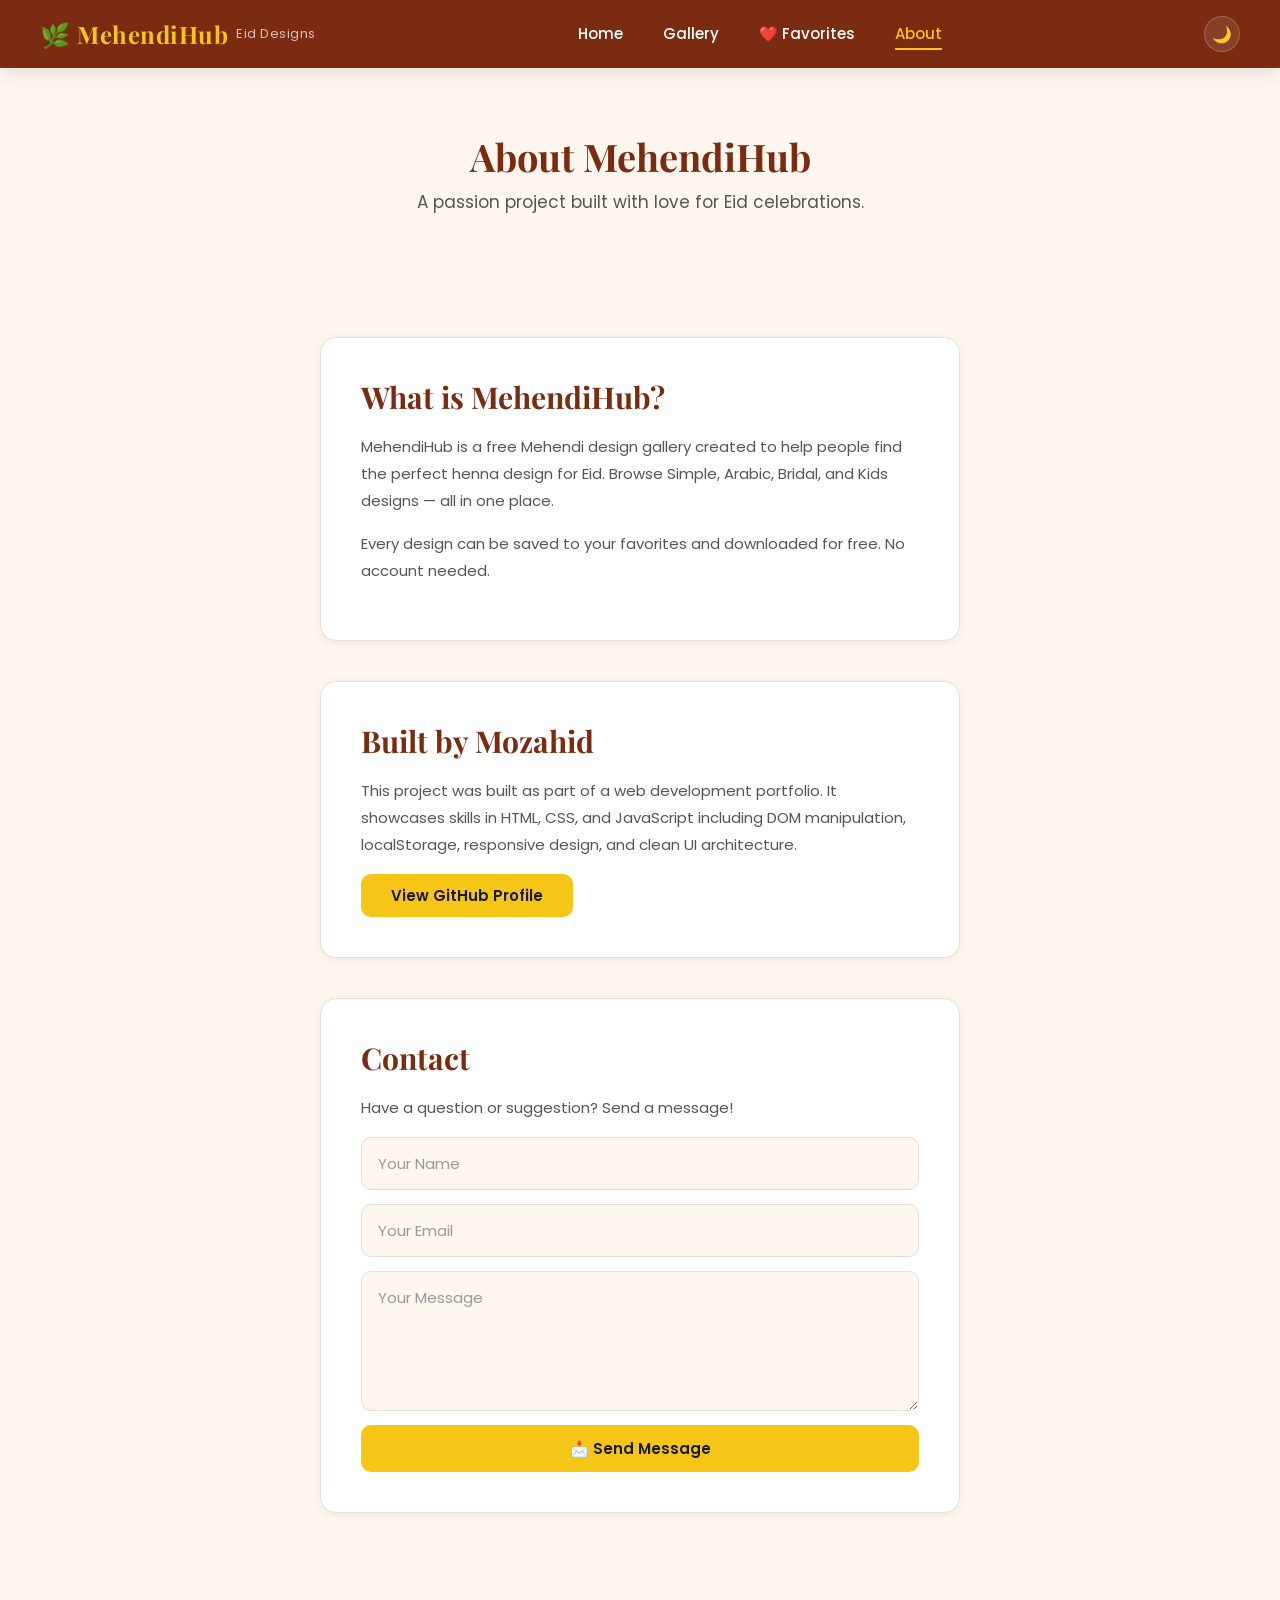
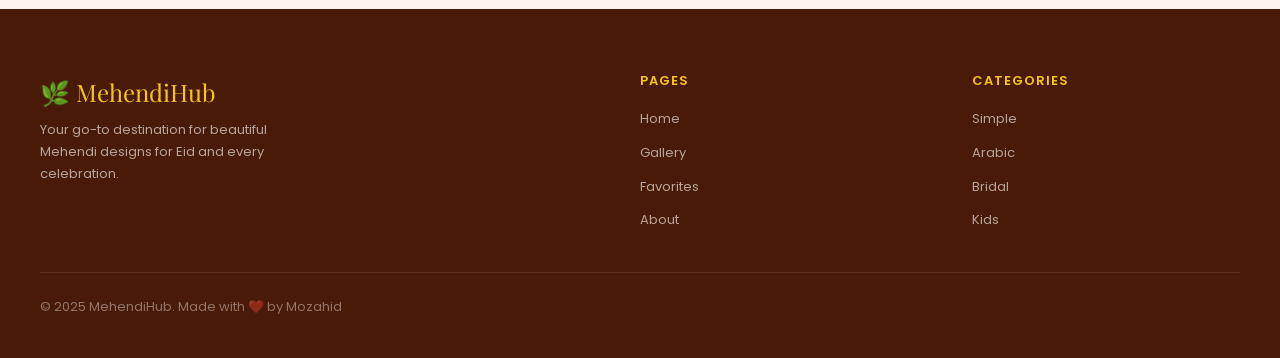
<file: pages/about.html>
<!DOCTYPE html>
<html lang="en">

<head>
    <meta charset="UTF-8" />
    <meta name="viewport" content="width=device-width, initial-scale=1.0" />
    <title>About — MehendiHub</title>

    <link rel="preconnect" href="https://fonts.googleapis.com" />
    <link rel="preconnect" href="https://fonts.gstatic.com" crossorigin />
    <link
        href="https://fonts.googleapis.com/css2?family=Playfair+Display:wght@400;700&family=Poppins:wght@400;500;600&display=swap"
        rel="stylesheet" />

    <link rel="stylesheet" href="../css/variables.css" />
    <link rel="stylesheet" href="../css/reset.css" />
    <link rel="stylesheet" href="../css/animations.css" />
    <link rel="stylesheet" href="../css/layout.css" />
    <link rel="stylesheet" href="../css/components.css" />
    <link rel="stylesheet" href="../css/dark-mode.css" />

    <style>
        .about-section {
            max-width: 720px;
            margin: var(--space-3xl) auto;
            padding: 0 var(--space-xl);
        }

        .about-card {
            background: var(--bg-card);
            border: 1px solid var(--border-light);
            border-radius: var(--radius-lg);
            padding: var(--space-xl);
            margin-bottom: var(--space-xl);
            box-shadow: var(--shadow-sm);
        }

        .about-card h2 {
            font-size: var(--text-2xl);
            color: var(--color-primary-dark);
            margin-bottom: var(--space-md);
        }

        .about-card p {
            font-size: var(--text-base);
            color: var(--text-secondary);
            line-height: 1.8;
            margin-bottom: var(--space-md);
        }

        /* ── CONTACT FORM ── */
        .contact-form {
            display: flex;
            flex-direction: column;
            gap: 14px;
            margin-top: 10px;
        }

        .contact-form input,
        .contact-form textarea {
            padding: 14px 16px;
            border: 1.5px solid var(--border-light);
            border-radius: var(--radius-md);
            font-size: var(--text-base);
            font-family: var(--font-body);
            background: var(--bg-page);
            color: var(--text-primary);
            transition: border-color var(--transition-fast), box-shadow var(--transition-fast);
            outline: none;
        }

        .contact-form input::placeholder,
        .contact-form textarea::placeholder {
            color: var(--text-muted);
        }

        .contact-form input:focus,
        .contact-form textarea:focus {
            border-color: var(--color-primary);
            box-shadow: 0 0 0 3px rgba(181, 69, 27, 0.12);
        }

        .contact-form textarea {
            min-height: 140px;
            resize: vertical;
        }

        .contact-form button {
            padding: 14px;
            border-radius: var(--radius-md);
            font-weight: 600;
            font-size: var(--text-base);
            cursor: pointer;
            transition: all var(--transition-normal);
        }

        .contact-form button:hover {
            transform: translateY(-2px);
            box-shadow: var(--shadow-md);
        }

        .success-msg {
            display: none;
            background: #e8f5e9;
            color: #2e7d32;
            border: 1px solid #a5d6a7;
            border-radius: var(--radius-md);
            padding: 14px 18px;
            font-size: var(--text-base);
            font-weight: 500;
            text-align: center;
        }
    </style>
</head>

<body>

    <!-- NAVBAR -->
    <nav class="navbar">
        <a class="navbar-logo" href="../index.html">
            🌿 MehendiHub <span>Eid Designs</span>
        </a>
        <ul class="navbar-links">
            <li><a href="../index.html">Home</a></li>
            <li><a href="gallery.html">Gallery</a></li>
            <li><a href="favorites.html">❤️ Favorites</a></li>
            <li><a href="about.html" class="active">About</a></li>
        </ul>
        <div class="navbar-right">
            <button class="dark-toggle" id="darkToggle" title="Toggle dark mode">🌙</button>
            <button class="hamburger" id="hamburger">
                <span></span><span></span><span></span>
            </button>
        </div>
    </nav>

    <div class="mobile-menu" id="mobileMenu">
        <a href="../index.html">Home</a>
        <a href="gallery.html">Gallery</a>
        <a href="favorites.html">❤️ Favorites</a>
        <a href="about.html">About</a>
    </div>

    <!-- PAGE HEADER -->
    <div class="page-header">
        <h1>About MehendiHub</h1>
        <p>A passion project built with love for Eid celebrations.</p>
    </div>

    <!-- ABOUT CONTENT -->
    <div class="about-section animate-fadeIn">

        <div class="about-card">
            <h2>What is MehendiHub?</h2>
            <p>MehendiHub is a free Mehendi design gallery created to help people find the perfect henna design for Eid.
                Browse Simple, Arabic, Bridal, and Kids designs — all in one place.</p>
            <p>Every design can be saved to your favorites and downloaded for free. No account needed.</p>
        </div>

        <div class="about-card">
            <h2>Built by Mozahid</h2>
            <p>This project was built as part of a web development portfolio. It showcases skills in HTML, CSS, and
                JavaScript including DOM manipulation, localStorage, responsive design, and clean UI architecture.</p>
            <a href="https://github.com/Mozahid-AIUB" target="_blank" class="btn btn-primary">View GitHub Profile</a>
        </div>

        <!-- ══ CONTACT FORM ══ -->
        <div class="about-card">
            <h2>Contact</h2>
            <p>Have a question or suggestion? Send a message!</p>

            <!-- Success message (shows after submit) -->
            <div class="success-msg" id="successMsg">
                ✅ Message sent! I will get back to you soon.
            </div>

            <!-- FormSubmit — sends email directly to Gmail -->
            <form class="contact-form" action="https://formsubmit.co/mozahidislam343@gmail.com" method="POST"
                id="contactForm">

                <!-- FormSubmit hidden settings -->
                <input type="hidden" name="_subject" value="New Message — MehendiHub Contact Form" />
                <input type="hidden" name="_captcha" value="false" />
                <input type="hidden" name="_next" value="https://mehendihub.netlify.app/pages/about.html?sent=true" />
                <input type="hidden" name="_autoresponse"
                    value="Thanks for your message! Mozahid will get back to you soon." />
                <input type="hidden" name="_template" value="table" />

                <!-- Form fields -->
                <input type="text" name="name" placeholder="Your Name" required />
                <input type="email" name="email" placeholder="Your Email" required />
                <textarea name="message" placeholder="Your Message" required></textarea>

                <button type="submit" class="btn btn-primary">📩 Send Message</button>

            </form>
        </div>

    </div>

    <!-- FOOTER -->
    <footer class="footer">
        <div class="footer-grid">
            <div class="footer-brand">
                <div class="footer-logo">🌿 MehendiHub</div>
                <p>Your go-to destination for beautiful Mehendi designs for Eid and every celebration.</p>
            </div>
            <div class="footer-col">
                <h4>Pages</h4>
                <ul>
                    <li><a href="../index.html">Home</a></li>
                    <li><a href="gallery.html">Gallery</a></li>
                    <li><a href="favorites.html">Favorites</a></li>
                    <li><a href="about.html">About</a></li>
                </ul>
            </div>
            <div class="footer-col">
                <h4>Categories</h4>
                <ul>
                    <li><a href="gallery.html?filter=simple">Simple</a></li>
                    <li><a href="gallery.html?filter=arabic">Arabic</a></li>
                    <li><a href="gallery.html?filter=bridal">Bridal</a></li>
                    <li><a href="gallery.html?filter=kids">Kids</a></li>
                </ul>
            </div>
        </div>
        <div class="footer-bottom">
            <p>© 2025 MehendiHub. Made with ❤️ by Mozahid</p>
        </div>
    </footer>

    <script src="../js/darkmode.js"></script>
    <script>
        // Hamburger menu
        var hamburger = document.getElementById("hamburger");
        var mobileMenu = document.getElementById("mobileMenu");
        if (hamburger) {
            hamburger.addEventListener("click", function () {
                mobileMenu.classList.toggle("open");
            });
        }

        // Show success message if redirected back after submit
        var urlParams = new URLSearchParams(window.location.search);
        if (urlParams.get("sent") === "true") {
            document.getElementById("successMsg").style.display = "block";
            document.getElementById("contactForm").style.display = "none";
        }
    </script>

</body>

</html>
</file>
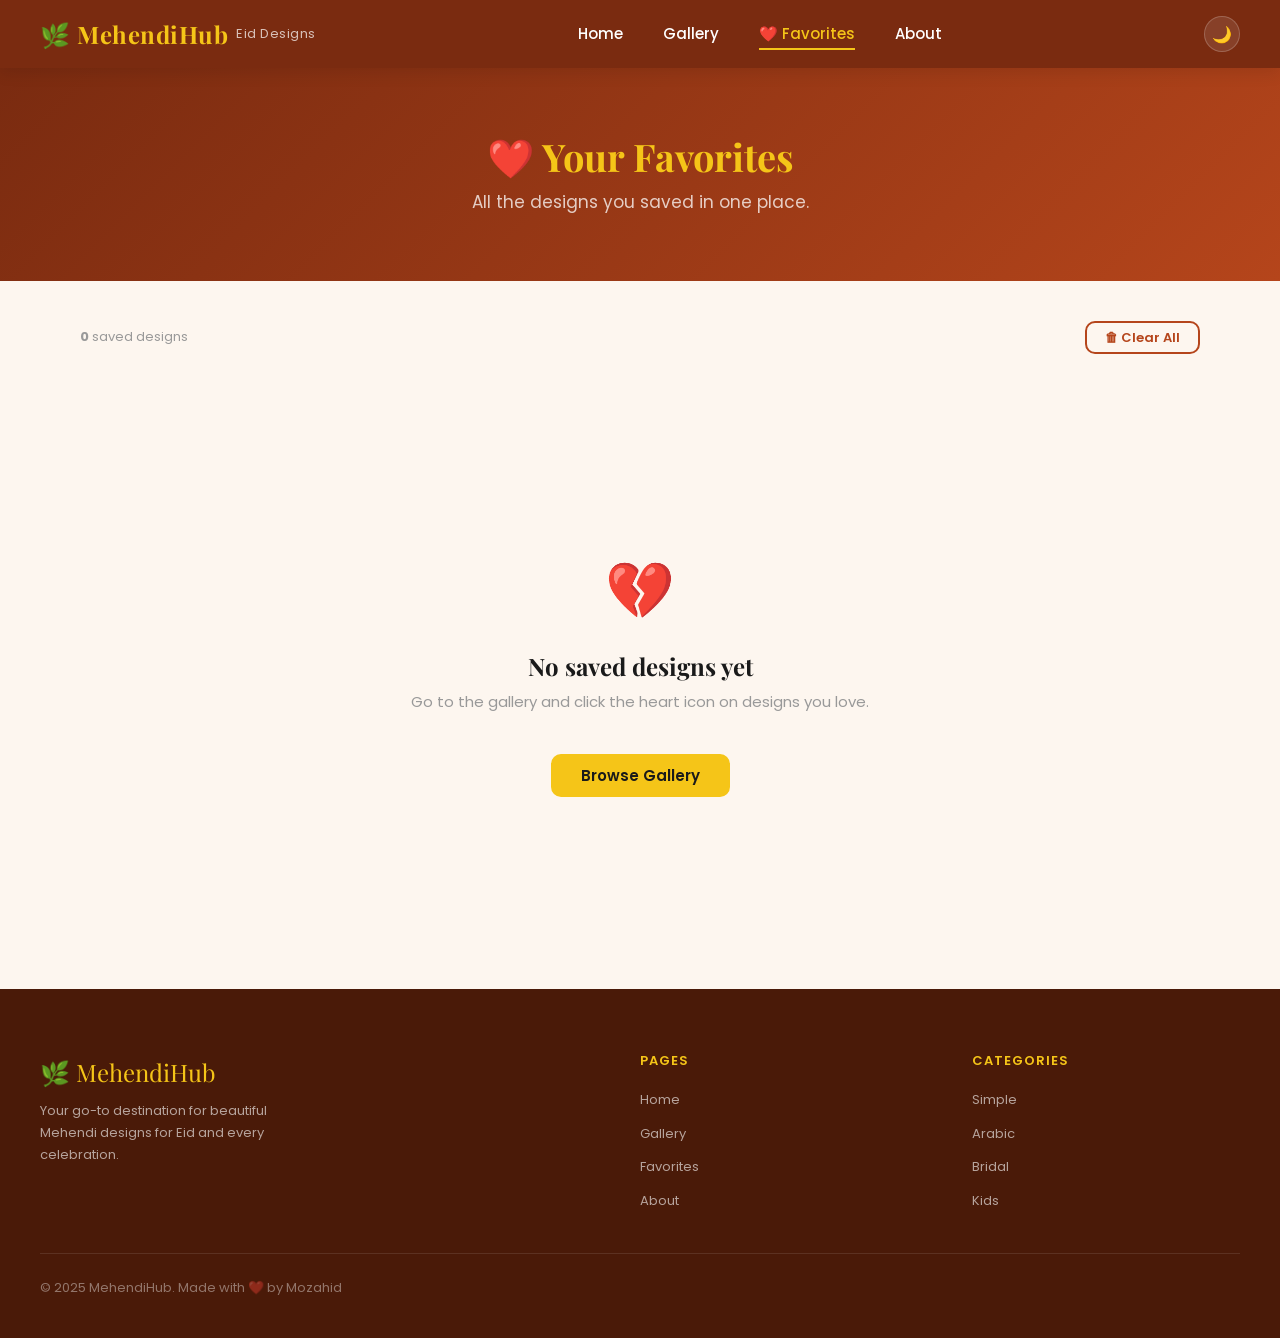
<file: pages/favorites.html>
<!DOCTYPE html>
<html lang="en">

<head>
    <meta charset="UTF-8" />
    <meta name="viewport" content="width=device-width, initial-scale=1.0" />
    <title>Favorites — MehendiHub</title>

    <link rel="preconnect" href="https://fonts.googleapis.com" />
    <link rel="preconnect" href="https://fonts.gstatic.com" crossorigin />
    <link
        href="https://fonts.googleapis.com/css2?family=Playfair+Display:wght@400;700&family=Poppins:wght@400;500;600&display=swap"
        rel="stylesheet" />

    <link rel="stylesheet" href="../css/variables.css" />
    <link rel="stylesheet" href="../css/reset.css" />
    <link rel="stylesheet" href="../css/animations.css" />
    <link rel="stylesheet" href="../css/layout.css" />
    <link rel="stylesheet" href="../css/components.css" />
    <link rel="stylesheet" href="../css/gallery.css" />
    <link rel="stylesheet" href="../css/dark-mode.css" />
</head>

<body>

    <!-- NAVBAR -->
    <nav class="navbar">
        <a class="navbar-logo" href="../index.html">
            🌿 MehendiHub
            <span>Eid Designs</span>
        </a>
        <ul class="navbar-links">
            <li><a href="../index.html">Home</a></li>
            <li><a href="gallery.html">Gallery</a></li>
            <li><a href="favorites.html" class="active">❤️ Favorites <span class="fav-count-badge"
                        id="favCount">0</span></a></li>
            <li><a href="about.html">About</a></li>
        </ul>
        <div class="navbar-right">
            <button class="dark-toggle" id="darkToggle" title="Toggle dark mode">🌙</button>
            <button class="hamburger" id="hamburger">
                <span></span><span></span><span></span>
            </button>
        </div>
    </nav>

    <div class="mobile-menu" id="mobileMenu">
        <a href="../index.html">Home</a>
        <a href="gallery.html">Gallery</a>
        <a href="favorites.html">❤️ Favorites</a>
        <a href="about.html">About</a>
    </div>

    <!-- PAGE HEADER -->
    <div class="page-header">
        <h1>❤️ Your Favorites</h1>
        <p>All the designs you saved in one place.</p>
    </div>

    <!-- CONTROLS -->
    <div class="page-wrapper"
        style="padding-top: var(--space-xl); display:flex; justify-content:space-between; align-items:center; flex-wrap:wrap; gap:12px;">
        <p style="color: var(--text-muted); font-size: var(--text-sm);">
            <strong id="favCountText">0</strong> saved designs
        </p>
        <button class="btn btn-secondary btn-sm" onclick="clearAllFavorites()">🗑 Clear All</button>
    </div>

    <!-- FAVORITES GRID -->
    <div class="page-wrapper">
        <div class="gallery-grid" id="favGrid"></div>

        <!-- Empty State -->
        <div class="empty-state" id="emptyState" style="display:none;">
            <div class="empty-icon">💔</div>
            <h3>No saved designs yet</h3>
            <p>Go to the gallery and click the heart icon on designs you love.</p>
            <a href="gallery.html" class="btn btn-primary">Browse Gallery</a>
        </div>
    </div>

    <!-- FOOTER -->
    <footer class="footer">
        <div class="footer-grid">
            <div class="footer-brand">
                <div class="footer-logo">🌿 MehendiHub</div>
                <p>Your go-to destination for beautiful Mehendi designs for Eid and every celebration.</p>
            </div>
            <div class="footer-col">
                <h4>Pages</h4>
                <ul>
                    <li><a href="../index.html">Home</a></li>
                    <li><a href="gallery.html">Gallery</a></li>
                    <li><a href="favorites.html">Favorites</a></li>
                    <li><a href="about.html">About</a></li>
                </ul>
            </div>
            <div class="footer-col">
                <h4>Categories</h4>
                <ul>
                    <li><a href="gallery.html?filter=simple">Simple</a></li>
                    <li><a href="gallery.html?filter=arabic">Arabic</a></li>
                    <li><a href="gallery.html?filter=bridal">Bridal</a></li>
                    <li><a href="gallery.html?filter=kids">Kids</a></li>
                </ul>
            </div>
        </div>
        <div class="footer-bottom">
            <p>© 2025 MehendiHub. Made with ❤️ by Mozahid</p>
        </div>
    </footer>

    <script src="../js/data.js"></script>
    <script src="../js/darkmode.js"></script>
    <script>
        function loadFavorites() {
            var favIds = JSON.parse(localStorage.getItem("favorites") || "[]");
            var grid = document.getElementById("favGrid");
            var empty = document.getElementById("emptyState");
            var countText = document.getElementById("favCountText");
            var badge = document.getElementById("favCount");

            if (countText) countText.textContent = favIds.length;
            if (badge) {
                badge.textContent = favIds.length;
                badge.style.display = favIds.length === 0 ? "none" : "flex";
            }

            grid.innerHTML = "";

            if (favIds.length === 0) {
                empty.style.display = "block";
                return;
            }

            empty.style.display = "none";

            favIds.forEach(function (id, i) {
                var d = designs.find(function (x) { return x.id === id; });
                if (!d) return;

                var card = document.createElement("div");
                card.className = "design-card animate-fadeIn";
                card.innerHTML =
                    '<div class="card-img-wrap">' +
                    '<img src="' + d.image + '" alt="' + d.name + '" loading="lazy" />' +
                    '</div>' +
                    '<div class="card-body">' +
                    '<span class="badge badge-' + d.category + '">' + d.category + '</span>' +
                    '<h3>' + d.name + '</h3>' +
                    '<div class="card-actions">' +
                    '<button class="heart-btn saved" onclick="removeFav(\'' + d.id + '\')">' +
                    '<span class="heart-icon">❤️</span> Remove' +
                    '</button>' +
                    '<a class="download-btn" href="' + d.image + '" download="' + d.name + '">⬇ Download</a>' +
                    '</div>' +
                    '</div>';

                grid.appendChild(card);
            });
        }

        function removeFav(id) {
            var favIds = JSON.parse(localStorage.getItem("favorites") || "[]");
            favIds = favIds.filter(function (x) { return x !== id; });
            localStorage.setItem("favorites", JSON.stringify(favIds));
            loadFavorites();
            showToast("Removed from favorites");
        }

        function clearAllFavorites() {
            if (!confirm("Remove all saved designs?")) return;
            localStorage.removeItem("favorites");
            loadFavorites();
            showToast("All favorites cleared");
        }

        function showToast(message, type) {
            var old = document.querySelector(".toast");
            if (old) old.remove();
            var toast = document.createElement("div");
            toast.className = "toast " + (type || "");
            toast.textContent = message;
            document.body.appendChild(toast);
            setTimeout(function () {
                toast.style.animation = "toastOut 0.3s ease forwards";
                setTimeout(function () { toast.remove(); }, 300);
            }, 2500);
        }

        var hamburger = document.getElementById("hamburger");
        var mobileMenu = document.getElementById("mobileMenu");
        if (hamburger) {
            hamburger.addEventListener("click", function () {
                mobileMenu.classList.toggle("open");
            });
        }

        loadFavorites();
    </script>

</body>

</html>
</file>
<file: css/variables.css>
/* ================================================
   variables.css — MehendiHub Design System
   All colors, fonts, spacing defined here.
   Every other CSS file uses these variables.
================================================ */

:root {

    /* ── BRAND COLORS ── */
    --color-primary: #b5451b;
    /* Deep henna red */
    --color-primary-dark: #7a2b10;
    /* Darker red (navbar, footer) */
    --color-primary-light: #fde9d4;
    /* Very light red (badges, bg) */
    --color-gold: #f5c518;
    /* Eid gold (buttons, accents) */
    --color-gold-dark: #d4a800;
    /* Darker gold (hover) */

    /* ── BACKGROUND COLORS ── */
    --bg-page: #fdf6ef;
    /* Warm cream page background */
    --bg-card: #ffffff;
    /* White card background */
    --bg-section-alt: #fff8f2;
    /* Slightly warm section bg */
    --bg-navbar: #7a2b10;
    /* Navbar background */
    --bg-footer: #4a1a08;
    /* Footer background */

    /* ── TEXT COLORS ── */
    --text-primary: #1a1a1a;
    /* Main dark text */
    --text-secondary: #555555;
    /* Muted text */
    --text-muted: #999999;
    /* Very light text */
    --text-on-dark: #ffffff;
    /* Text on dark backgrounds */
    --text-on-gold: #1a1a1a;
    /* Text on gold buttons */

    /* ── BORDER COLORS ── */
    --border-light: #e8ddd3;
    /* Light card border */
    --border-medium: #d4c4b8;
    /* Medium border */
    --border-focus: #b5451b;
    /* Input focus border */

    /* ── STATUS COLORS ── */
    --color-success: #2e7d32;
    --color-error: #c62828;
    --color-warning: #f57c00;
    --color-info: #1565c0;

    /* ── FONTS ── */
    --font-heading: 'Playfair Display', Georgia, serif;
    --font-body: 'Poppins', Arial, sans-serif;

    /* ── FONT SIZES ── */
    --text-xs: 11px;
    --text-sm: 13px;
    --text-base: 15px;
    --text-md: 17px;
    --text-lg: 20px;
    --text-xl: 24px;
    --text-2xl: 30px;
    --text-3xl: 38px;
    --text-4xl: 52px;

    /* ── SPACING ── */
    --space-xs: 4px;
    --space-sm: 8px;
    --space-md: 16px;
    --space-lg: 24px;
    --space-xl: 40px;
    --space-2xl: 64px;
    --space-3xl: 96px;

    /* ── BORDER RADIUS ── */
    --radius-sm: 6px;
    --radius-md: 10px;
    --radius-lg: 16px;
    --radius-xl: 24px;
    --radius-full: 999px;

    /* ── SHADOWS ── */
    --shadow-sm: 0 2px 8px rgba(0, 0, 0, 0.06);
    --shadow-md: 0 4px 16px rgba(0, 0, 0, 0.10);
    --shadow-lg: 0 8px 32px rgba(0, 0, 0, 0.14);
    --shadow-xl: 0 16px 48px rgba(0, 0, 0, 0.18);

    /* ── TRANSITIONS ── */
    --transition-fast: 0.15s ease;
    --transition-normal: 0.25s ease;
    --transition-slow: 0.4s ease;

    /* ── LAYOUT ── */
    --max-width: 1200px;
    --navbar-height: 68px;
    --card-img-height: 220px;

    /* ── Z-INDEX LAYERS ── */
    --z-base: 1;
    --z-card: 10;
    --z-navbar: 100;
    --z-modal: 1000;
    --z-toast: 2000;
}


/* ================================================
   DARK MODE VARIABLES
   When user switches to dark mode,
   these values override the ones above.
================================================ */

body.dark-mode {
    --bg-page: #1a1009;
    --bg-card: #2a1a0e;
    --bg-section-alt: #221409;
    --bg-navbar: #0f0804;
    --bg-footer: #0a0503;

    --text-primary: #f5ede0;
    --text-secondary: #c8b4a0;
    --text-muted: #806050;

    --border-light: #3d2515;
    --border-medium: #4d3020;

    --color-primary-light: #3d1a08;
}
</file>
<file: css/animations.css>
/* ================================================
   animations.css — MehendiHub
   All smooth effects and entrance animations.
================================================ */

/* ── PAGE LOAD FADE IN ── */
@keyframes fadeIn {
    from {
        opacity: 0;
        transform: translateY(16px);
    }

    to {
        opacity: 1;
        transform: translateY(0);
    }
}

/* ── SCALE POP (for cards on hover) ── */
@keyframes popIn {
    from {
        opacity: 0;
        transform: scale(0.95);
    }

    to {
        opacity: 1;
        transform: scale(1);
    }
}

/* ── SLIDE IN FROM LEFT ── */
@keyframes slideInLeft {
    from {
        opacity: 0;
        transform: translateX(-30px);
    }

    to {
        opacity: 1;
        transform: translateX(0);
    }
}

/* ── SLIDE IN FROM RIGHT ── */
@keyframes slideInRight {
    from {
        opacity: 0;
        transform: translateX(30px);
    }

    to {
        opacity: 1;
        transform: translateX(0);
    }
}

/* ── PULSE (for heart button) ── */
@keyframes pulse {
    0% {
        transform: scale(1);
    }

    50% {
        transform: scale(1.3);
    }

    100% {
        transform: scale(1);
    }
}

/* ── SHIMMER (loading skeleton effect) ── */
@keyframes shimmer {
    0% {
        background-position: -400px 0;
    }

    100% {
        background-position: 400px 0;
    }
}

/* ── TOAST SLIDE UP ── */
@keyframes toastIn {
    from {
        opacity: 0;
        transform: translateY(20px);
    }

    to {
        opacity: 1;
        transform: translateY(0);
    }
}

@keyframes toastOut {
    from {
        opacity: 1;
        transform: translateY(0);
    }

    to {
        opacity: 0;
        transform: translateY(20px);
    }
}

/* ── SPIN (for loading spinner) ── */
@keyframes spin {
    from {
        transform: rotate(0deg);
    }

    to {
        transform: rotate(360deg);
    }
}


/* ================================================
   UTILITY ANIMATION CLASSES
   Add these classes to any HTML element.
================================================ */

.animate-fadeIn {
    animation: fadeIn 0.5s ease forwards;
}

.animate-popIn {
    animation: popIn 0.4s ease forwards;
}

.animate-slideLeft {
    animation: slideInLeft 0.5s ease forwards;
}

.animate-slideRight {
    animation: slideInRight 0.5s ease forwards;
}

/* Staggered card entrance (delay each card) */
.animate-delay-1 {
    animation-delay: 0.05s;
}

.animate-delay-2 {
    animation-delay: 0.10s;
}

.animate-delay-3 {
    animation-delay: 0.15s;
}

.animate-delay-4 {
    animation-delay: 0.20s;
}

.animate-delay-5 {
    animation-delay: 0.25s;
}

.animate-delay-6 {
    animation-delay: 0.30s;
}

/* Skeleton loader */
.skeleton {
    background: linear-gradient(90deg, #f0e6dc 25%, #fdf0e8 50%, #f0e6dc 75%);
    background-size: 400px 100%;
    animation: shimmer 1.4s infinite;
    border-radius: var(--radius-md);
}

/* Loading spinner */
.spinner {
    width: 36px;
    height: 36px;
    border: 3px solid var(--border-light);
    border-top-color: var(--color-primary);
    border-radius: 50%;
    animation: spin 0.8s linear infinite;
    margin: 40px auto;
}

/* Heart pulse on click */
.heart-pulse {
    animation: pulse 0.3s ease;
}
</file>
<file: css/layout.css>
/* ================================================
   layout.css — MehendiHub
   Navbar + Footer styles.
   These appear on EVERY page.
================================================ */

/* ══════════════════════════════════════════════
   NAVBAR
══════════════════════════════════════════════ */

.navbar {
    position: sticky;
    top: 0;
    z-index: var(--z-navbar);
    background-color: var(--bg-navbar);
    height: var(--navbar-height);
    display: flex;
    align-items: center;
    justify-content: space-between;
    padding: 0 var(--space-xl);
    box-shadow: var(--shadow-md);
}

/* Logo */
.navbar-logo {
    font-family: var(--font-heading);
    font-size: var(--text-xl);
    font-weight: 700;
    color: var(--color-gold);
    letter-spacing: 0.5px;
    display: flex;
    align-items: center;
    gap: var(--space-sm);
}

.navbar-logo span {
    color: var(--text-on-dark);
    font-size: var(--text-sm);
    font-family: var(--font-body);
    font-weight: 400;
    opacity: 0.7;
}

/* Nav Links */
.navbar-links {
    display: flex;
    align-items: center;
    gap: var(--space-xl);
}

.navbar-links a {
    color: var(--text-on-dark);
    font-size: var(--text-base);
    font-weight: 500;
    padding: var(--space-xs) 0;
    border-bottom: 2px solid transparent;
    transition: color var(--transition-fast),
        border-color var(--transition-fast);
}

.navbar-links a:hover,
.navbar-links a.active {
    color: var(--color-gold);
    border-bottom-color: var(--color-gold);
}

/* Nav Right Side (dark mode + favorite count) */
.navbar-right {
    display: flex;
    align-items: center;
    gap: var(--space-md);
}

/* Favorite counter badge in navbar */
.nav-fav-btn {
    position: relative;
    color: var(--text-on-dark);
    font-size: var(--text-base);
    font-weight: 500;
    display: flex;
    align-items: center;
    gap: 6px;
    transition: color var(--transition-fast);
}

.nav-fav-btn:hover {
    color: var(--color-gold);
}

.fav-count-badge {
    position: absolute;
    top: -8px;
    right: -10px;
    background-color: var(--color-gold);
    color: var(--text-on-gold);
    font-size: 10px;
    font-weight: 700;
    width: 18px;
    height: 18px;
    border-radius: var(--radius-full);
    display: flex;
    align-items: center;
    justify-content: center;
    line-height: 1;
}

/* Dark mode toggle button */
.dark-toggle {
    background: rgba(255, 255, 255, 0.1);
    border: 1px solid rgba(255, 255, 255, 0.2);
    color: var(--text-on-dark);
    width: 36px;
    height: 36px;
    border-radius: var(--radius-full);
    display: flex;
    align-items: center;
    justify-content: center;
    font-size: 16px;
    transition: background var(--transition-fast);
}

.dark-toggle:hover {
    background: rgba(255, 255, 255, 0.2);
}

/* Mobile hamburger menu button */
.hamburger {
    display: none;
    flex-direction: column;
    gap: 5px;
    cursor: pointer;
    padding: 4px;
}

.hamburger span {
    display: block;
    width: 24px;
    height: 2px;
    background-color: var(--text-on-dark);
    border-radius: 2px;
    transition: all var(--transition-fast);
}

/* Mobile nav menu (hidden by default) */
.mobile-menu {
    display: none;
    position: fixed;
    top: var(--navbar-height);
    left: 0;
    right: 0;
    background-color: var(--bg-navbar);
    padding: var(--space-md) var(--space-xl) var(--space-xl);
    z-index: var(--z-navbar);
    box-shadow: var(--shadow-lg);
    flex-direction: column;
    gap: var(--space-md);
}

.mobile-menu.open {
    display: flex;
}

.mobile-menu a {
    color: var(--text-on-dark);
    font-size: var(--text-md);
    font-weight: 500;
    padding: var(--space-sm) 0;
    border-bottom: 1px solid rgba(255, 255, 255, 0.1);
}

.mobile-menu a:hover {
    color: var(--color-gold);
}


/* ══════════════════════════════════════════════
   FOOTER
══════════════════════════════════════════════ */

.footer {
    background-color: var(--bg-footer);
    color: var(--text-on-dark);
    padding: var(--space-2xl) var(--space-xl) var(--space-xl);
    margin-top: var(--space-3xl);
}

.footer-grid {
    display: grid;
    grid-template-columns: 2fr 1fr 1fr;
    gap: var(--space-2xl);
    max-width: var(--max-width);
    margin: 0 auto var(--space-xl);
}

/* Footer Brand Column */
.footer-brand .footer-logo {
    font-family: var(--font-heading);
    font-size: var(--text-xl);
    color: var(--color-gold);
    margin-bottom: var(--space-sm);
}

.footer-brand p {
    font-size: var(--text-sm);
    color: rgba(255, 255, 255, 0.6);
    line-height: 1.7;
    max-width: 280px;
}

/* Footer Link Columns */
.footer-col h4 {
    font-family: var(--font-body);
    font-size: var(--text-sm);
    font-weight: 600;
    color: var(--color-gold);
    text-transform: uppercase;
    letter-spacing: 1px;
    margin-bottom: var(--space-md);
}

.footer-col ul {
    display: flex;
    flex-direction: column;
    gap: var(--space-sm);
}

.footer-col ul li a {
    font-size: var(--text-sm);
    color: rgba(255, 255, 255, 0.6);
    transition: color var(--transition-fast);
}

.footer-col ul li a:hover {
    color: var(--color-gold);
}

/* Footer Bottom Bar */
.footer-bottom {
    border-top: 1px solid rgba(255, 255, 255, 0.1);
    padding-top: var(--space-lg);
    display: flex;
    justify-content: space-between;
    align-items: center;
    max-width: var(--max-width);
    margin: 0 auto;
}

.footer-bottom p {
    font-size: var(--text-sm);
    color: rgba(255, 255, 255, 0.4);
}

.footer-bottom a {
    color: var(--color-gold);
}


/* ══════════════════════════════════════════════
   PAGE WRAPPER (used on every page)
══════════════════════════════════════════════ */

.page-wrapper {
    max-width: var(--max-width);
    margin: 0 auto;
    padding: 0 var(--space-xl);
}

/* Section title style (reused everywhere) */
.section-title {
    font-family: var(--font-heading);
    font-size: var(--text-2xl);
    color: var(--color-primary-dark);
    text-align: center;
    margin-bottom: var(--space-xl);
}

.section-title span {
    color: var(--color-primary);
}


/* ══════════════════════════════════════════════
   TOAST NOTIFICATION (appears at bottom)
══════════════════════════════════════════════ */

.toast {
    position: fixed;
    bottom: 30px;
    left: 50%;
    transform: translateX(-50%);
    background-color: #1a1a1a;
    color: white;
    padding: 12px 24px;
    border-radius: var(--radius-full);
    font-size: var(--text-sm);
    font-weight: 500;
    z-index: var(--z-toast);
    animation: toastIn 0.3s ease forwards;
    white-space: nowrap;
    box-shadow: var(--shadow-xl);
}

.toast.success {
    background-color: var(--color-success);
}

.toast.error {
    background-color: var(--color-error);
}


/* ══════════════════════════════════════════════
   RESPONSIVE — MOBILE
══════════════════════════════════════════════ */

@media (max-width: 768px) {
    .navbar {
        padding: 0 var(--space-md);
    }

    .navbar-links {
        display: none;
    }

    .hamburger {
        display: flex;
    }

    .footer-grid {
        grid-template-columns: 1fr;
        gap: var(--space-xl);
    }

    .footer-bottom {
        flex-direction: column;
        gap: var(--space-sm);
        text-align: center;
    }

    .page-wrapper {
        padding: 0 var(--space-md);
    }
}
</file>
<file: css/components.css>
/* ================================================
   components.css — MehendiHub
   Reusable UI pieces: buttons, badges, cards,
   inputs, modals. Used across all pages.
================================================ */


/* ══════════════════════════════════════════════
   BUTTONS
══════════════════════════════════════════════ */

/* Base button style */
.btn {
    display: inline-flex;
    align-items: center;
    justify-content: center;
    gap: 8px;
    font-family: var(--font-body);
    font-size: var(--text-base);
    font-weight: 600;
    padding: 12px 28px;
    border-radius: var(--radius-md);
    border: 2px solid transparent;
    cursor: pointer;
    transition: all var(--transition-normal);
    text-decoration: none;
    white-space: nowrap;
    line-height: 1;
}

/* Primary button (gold) */
.btn-primary {
    background-color: var(--color-gold);
    color: var(--text-on-gold);
    border-color: var(--color-gold);
}

.btn-primary:hover {
    background-color: var(--color-gold-dark);
    border-color: var(--color-gold-dark);
    transform: translateY(-2px);
    box-shadow: var(--shadow-md);
}

/* Secondary button (outlined) */
.btn-secondary {
    background-color: transparent;
    color: var(--color-primary);
    border-color: var(--color-primary);
}

.btn-secondary:hover {
    background-color: var(--color-primary);
    color: var(--text-on-dark);
    transform: translateY(-2px);
}

/* Dark button */
.btn-dark {
    background-color: var(--color-primary-dark);
    color: var(--text-on-dark);
    border-color: var(--color-primary-dark);
}

.btn-dark:hover {
    background-color: var(--bg-footer);
    transform: translateY(-2px);
}

/* Small button */
.btn-sm {
    font-size: var(--text-sm);
    padding: 8px 18px;
}

/* Large button */
.btn-lg {
    font-size: var(--text-md);
    padding: 16px 36px;
    border-radius: var(--radius-lg);
}

/* Full width button */
.btn-block {
    width: 100%;
}

/* Icon-only button */
.btn-icon {
    width: 40px;
    height: 40px;
    padding: 0;
    border-radius: var(--radius-full);
    font-size: 18px;
}


/* ══════════════════════════════════════════════
   HEART / FAVORITE BUTTON
══════════════════════════════════════════════ */

.heart-btn {
    display: inline-flex;
    align-items: center;
    gap: 6px;
    font-family: var(--font-body);
    font-size: var(--text-sm);
    font-weight: 500;
    padding: 8px 16px;
    border-radius: var(--radius-md);
    border: 1.5px solid var(--border-light);
    background-color: var(--bg-card);
    color: var(--text-secondary);
    cursor: pointer;
    transition: all var(--transition-fast);
}

.heart-btn:hover {
    border-color: #e24b4a;
    color: #e24b4a;
    background-color: #fff5f5;
}

.heart-btn.saved {
    border-color: #e24b4a;
    color: #e24b4a;
    background-color: #fff0f0;
}

.heart-btn.saved .heart-icon {
    animation: pulse 0.3s ease;
}


/* ══════════════════════════════════════════════
   DOWNLOAD BUTTON
══════════════════════════════════════════════ */

.download-btn {
    display: inline-flex;
    align-items: center;
    gap: 6px;
    font-family: var(--font-body);
    font-size: var(--text-sm);
    font-weight: 600;
    padding: 8px 16px;
    border-radius: var(--radius-md);
    background-color: var(--color-primary-light);
    color: var(--color-primary-dark);
    border: 1.5px solid var(--border-light);
    cursor: pointer;
    transition: all var(--transition-fast);
    text-decoration: none;
}

.download-btn:hover {
    background-color: var(--color-primary);
    color: white;
    border-color: var(--color-primary);
}


/* ══════════════════════════════════════════════
   BADGES / TAGS
══════════════════════════════════════════════ */

.badge {
    display: inline-block;
    font-size: var(--text-xs);
    font-weight: 600;
    padding: 3px 10px;
    border-radius: var(--radius-full);
    text-transform: capitalize;
    letter-spacing: 0.3px;
}

.badge-primary {
    background-color: var(--color-primary-light);
    color: var(--color-primary-dark);
}

.badge-gold {
    background-color: #fff8e1;
    color: #7a5c00;
}

.badge-dark {
    background-color: var(--color-primary-dark);
    color: white;
}

/* Category-specific badge colors */
.badge-simple {
    background-color: #e8f5e9;
    color: #2e7d32;
}

.badge-arabic {
    background-color: #e3f2fd;
    color: #1565c0;
}

.badge-bridal {
    background-color: #fce4ec;
    color: #880e4f;
}

.badge-kids {
    background-color: #fff8e1;
    color: #e65100;
}


/* ══════════════════════════════════════════════
   DESIGN CARD
══════════════════════════════════════════════ */

.design-card {
    background-color: var(--bg-card);
    border-radius: var(--radius-lg);
    overflow: hidden;
    border: 1px solid var(--border-light);
    box-shadow: var(--shadow-sm);
    transition: transform var(--transition-normal),
        box-shadow var(--transition-normal);
    display: flex;
    flex-direction: column;
}

.design-card:hover {
    transform: translateY(-6px);
    box-shadow: var(--shadow-lg);
}

/* Card image container */
.card-img-wrap {
    position: relative;
    overflow: hidden;
    height: var(--card-img-height);
}

.card-img-wrap img {
    width: 100%;
    height: 100%;
    object-fit: cover;
    transition: transform var(--transition-slow);
}

.design-card:hover .card-img-wrap img {
    transform: scale(1.05);
}

/* Overlay on image hover */
.card-overlay {
    position: absolute;
    inset: 0;
    background: rgba(0, 0, 0, 0);
    display: flex;
    align-items: center;
    justify-content: center;
    transition: background var(--transition-normal);
}

.design-card:hover .card-overlay {
    background: rgba(0, 0, 0, 0.25);
}

.card-overlay-btn {
    opacity: 0;
    transform: scale(0.8);
    background: white;
    color: var(--color-primary);
    padding: 10px 20px;
    border-radius: var(--radius-full);
    font-weight: 600;
    font-size: var(--text-sm);
    transition: all var(--transition-normal);
    text-decoration: none;
}

.design-card:hover .card-overlay-btn {
    opacity: 1;
    transform: scale(1);
}

/* Card body */
.card-body {
    padding: var(--space-md);
    display: flex;
    flex-direction: column;
    gap: var(--space-sm);
    flex: 1;
}

.card-body h3 {
    font-family: var(--font-heading);
    font-size: var(--text-md);
    color: var(--text-primary);
    margin-top: 4px;
}

/* Card action buttons row */
.card-actions {
    display: flex;
    gap: var(--space-sm);
    margin-top: auto;
    padding-top: var(--space-sm);
    flex-wrap: wrap;
}


/* ══════════════════════════════════════════════
   SEARCH BOX
══════════════════════════════════════════════ */

.search-wrapper {
    position: relative;
    max-width: 480px;
    margin: 0 auto;
}

.search-icon {
    position: absolute;
    left: 16px;
    top: 50%;
    transform: translateY(-50%);
    font-size: 16px;
    color: var(--text-muted);
    pointer-events: none;
}

.search-input {
    width: 100%;
    padding: 14px 20px 14px 46px;
    border: 2px solid var(--border-light);
    border-radius: var(--radius-full);
    font-size: var(--text-base);
    font-family: var(--font-body);
    background-color: var(--bg-card);
    color: var(--text-primary);
    transition: border-color var(--transition-fast),
        box-shadow var(--transition-fast);
}

.search-input:focus {
    border-color: var(--border-focus);
    box-shadow: 0 0 0 4px rgba(181, 69, 27, 0.1);
}

.search-input::placeholder {
    color: var(--text-muted);
}


/* ══════════════════════════════════════════════
   FILTER BUTTONS ROW
══════════════════════════════════════════════ */

.filter-row {
    display: flex;
    flex-wrap: wrap;
    justify-content: center;
    gap: var(--space-sm);
    margin: var(--space-lg) 0;
}

.filter-btn {
    font-family: var(--font-body);
    font-size: var(--text-sm);
    font-weight: 500;
    padding: 8px 22px;
    border-radius: var(--radius-full);
    border: 1.5px solid var(--border-light);
    background-color: var(--bg-card);
    color: var(--text-secondary);
    cursor: pointer;
    transition: all var(--transition-fast);
}

.filter-btn:hover {
    border-color: var(--color-primary);
    color: var(--color-primary);
}

.filter-btn.active {
    background-color: var(--color-primary);
    color: white;
    border-color: var(--color-primary);
}


/* ══════════════════════════════════════════════
   EMPTY STATE (no results / no favorites)
══════════════════════════════════════════════ */

.empty-state {
    text-align: center;
    padding: var(--space-3xl) var(--space-xl);
}

.empty-state .empty-icon {
    font-size: 56px;
    margin-bottom: var(--space-md);
}

.empty-state h3 {
    font-size: var(--text-xl);
    color: var(--text-primary);
    margin-bottom: var(--space-sm);
}

.empty-state p {
    font-size: var(--text-base);
    color: var(--text-muted);
    margin-bottom: var(--space-xl);
}


/* ══════════════════════════════════════════════
   PAGE SECTION HEADER
══════════════════════════════════════════════ */

.page-header {
    text-align: center;
    padding: var(--space-2xl) var(--space-xl) var(--space-lg);
}

.page-header h1 {
    font-size: var(--text-3xl);
    color: var(--color-primary-dark);
    margin-bottom: var(--space-sm);
}

.page-header p {
    font-size: var(--text-md);
    color: var(--text-secondary);
    max-width: 500px;
    margin: 0 auto;
}
</file>
<file: css/dark-mode.css>
/* ================================================
   dark-mode.css — MehendiHub
   All dark mode overrides.
   These apply when body has class "dark-mode".
================================================ */

body.dark-mode .cat-card {
    background-color: var(--bg-card);
    border-color: var(--border-light);
}

body.dark-mode .cat-info h3 {
    color: var(--text-primary);
}

body.dark-mode .cat-info p {
    color: var(--text-muted);
}

body.dark-mode .design-card {
    background-color: var(--bg-card);
    border-color: var(--border-light);
}

body.dark-mode .design-card h3 {
    color: var(--text-primary);
}

body.dark-mode .heart-btn {
    background-color: var(--bg-card);
    border-color: var(--border-light);
    color: var(--text-secondary);
}

body.dark-mode .heart-btn:hover {
    background-color: #3d1515;
}

body.dark-mode .download-btn {
    background-color: var(--color-primary-light);
    color: #f5c9b0;
    border-color: var(--border-light);
}

body.dark-mode .download-btn:hover {
    background-color: var(--color-primary);
    color: white;
}

body.dark-mode .search-input {
    background-color: var(--bg-card);
    border-color: var(--border-light);
    color: var(--text-primary);
}

body.dark-mode .filter-btn {
    background-color: var(--bg-card);
    border-color: var(--border-light);
    color: var(--text-secondary);
}

body.dark-mode .filter-btn:hover {
    color: var(--color-primary);
    border-color: var(--color-primary);
}

body.dark-mode .filter-btn.active {
    background-color: var(--color-primary);
    color: white;
}

body.dark-mode .dotd-section {
    background-color: var(--bg-section-alt);
}

body.dark-mode .section-title {
    color: var(--text-primary);
}
</file>
<file: css/gallery.css>
/* ================================================
   gallery.css — MehendiHub
   Styles only for gallery.html page.
================================================ */


/* ── PAGE HEADER ── */
.page-header {
    background: linear-gradient(135deg, var(--color-primary-dark), var(--color-primary));
    padding: var(--space-2xl) var(--space-xl);
    text-align: center;
}

.page-header h1 {
    font-size: var(--text-3xl);
    color: var(--color-gold);
    margin-bottom: var(--space-sm);
}

.page-header p {
    font-size: var(--text-md);
    color: rgba(255, 255, 255, 0.75);
}


/* ── GALLERY CONTROLS BAR ── */
.gallery-controls {
    padding: var(--space-xl) 0 var(--space-md);
    display: flex;
    flex-direction: column;
    align-items: center;
    gap: var(--space-md);
}

.gallery-result-info {
    font-size: var(--text-sm);
    color: var(--text-muted);
}

.gallery-result-info strong {
    color: var(--color-primary);
    font-weight: 600;
}


/* ── GALLERY GRID ── */
.gallery-grid {
    display: grid;
    grid-template-columns: repeat(3, 1fr);
    gap: var(--space-lg);
    padding-bottom: var(--space-3xl);
}


/* ── DESIGN CARD ── */
/* (base card styles are in components.css,
    these are gallery-specific overrides) */

.design-card .card-img-wrap {
    height: 240px;
}


/* ── RESPONSIVE ── */
@media (max-width: 1024px) {
    .gallery-grid {
        grid-template-columns: repeat(2, 1fr);
    }
}

@media (max-width: 600px) {
    .gallery-grid {
        grid-template-columns: 1fr;
    }

    .page-header h1 {
        font-size: var(--text-2xl);
    }
}
</file>
